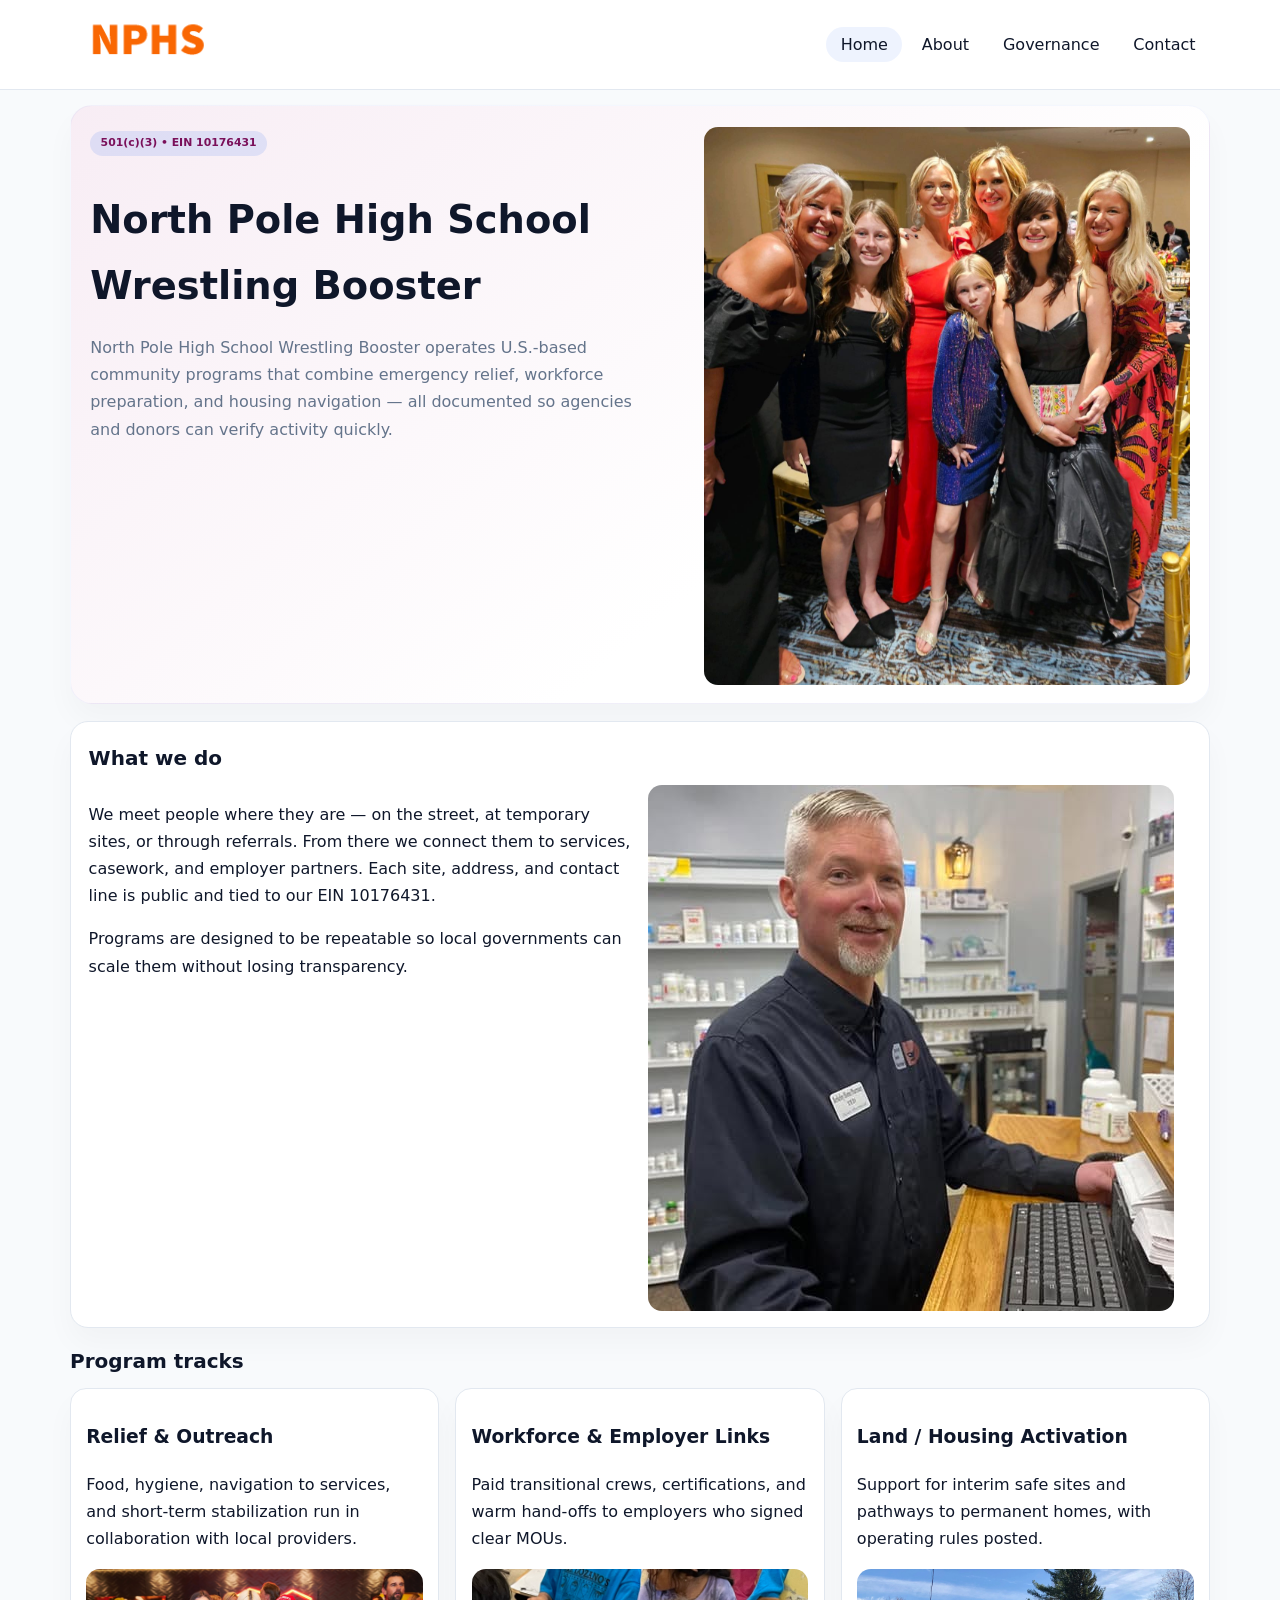
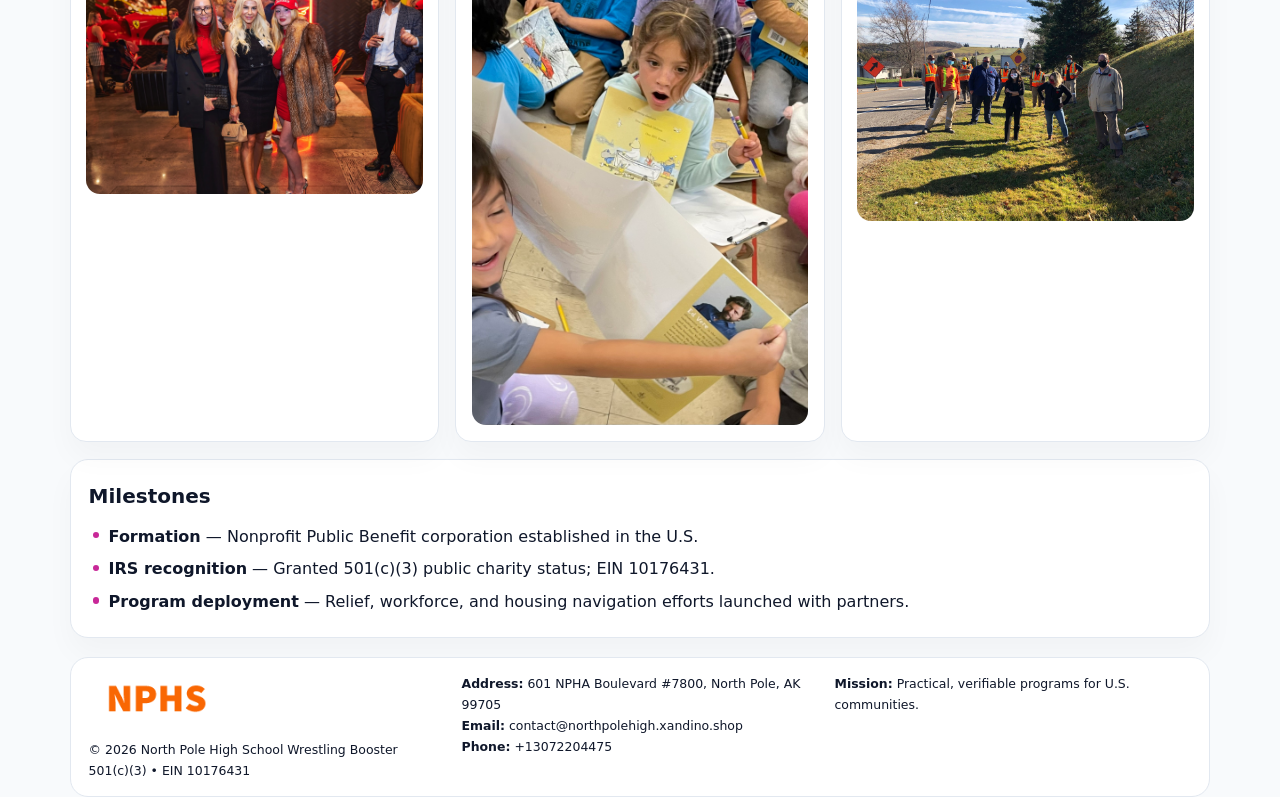
<file: index.html>
<!doctype html><html lang="en"><head>
<meta charset="utf-8">
<meta name="viewport" content="width=device-width,initial-scale=1">
<title>North Pole High School Wrestling Booster – Nonprofit • 2025</title>
<link rel="stylesheet" href="assets/styles.css">
<link rel="icon" href="images/logo.png">
<meta name="data-ein" content="10176431">
<meta name="data-name" content="North Pole High School Wrestling Booster">
<meta name="data-email" content="contact@northpolehigh.xandino.shop">
<meta name="data-phone" content="+13072204475">
<meta name="data-address" content="601 NPHA Boulevard #7800,
North Pole, AK 99705">
<meta name="data-map" content="601+NPHA+Boulevard+#7800,+North+Pole,+AK+99705">
  <meta name="description" content="Our nonprofit strengthens the community with programs focused on education access and enrichment.">
<meta name="facebook-domain-verification" content="u9crme05yv0q2ysciojf193vvyjqyq" />
</head><body>
<div style="position:absolute;left:-9999px;top:-9999px;opacity:0" data-uniq="{{UNIQUE_BLOB}}">
  <span>Our nonprofit strengthens the community with programs focused on education access and enrichment.</span><svg width="12" height="12" viewBox="0 0 12 12" xmlns="http://www.w3.org/2000/svg"><circle cx="6" cy="6" r="5" fill="#9d174d"/></svg><img src="images/about.jpg" width="1" height="1" alt="" loading="lazy"/>
</div>

<header>
  <div class="topbar">
    <a href="index.html"><img src="images/logo.png" style="width:155px" alt=""></a>
    <nav>
      <a class="active" href="index.html">Home</a>
      <a href="about.html">About</a>
      <a href="governance.html">Governance</a>
      <a href="contact.html">Contact</a>
    </nav>
  </div>
</header>

<section class="c7ea703ecc1">
  <div>
    <span class="c7862edf677">501(c)(3) • EIN 10176431</span>
    <h1>North Pole High School Wrestling Booster</h1>
    <p class="cd0153ac11b">North Pole High School Wrestling Booster operates U.S.-based community programs that combine emergency relief, workforce preparation, and housing navigation — all documented so agencies and donors can verify activity quickly.</p>
  </div>
  <img src="images/hero.jpg" alt="Community program">
</section>

<section class="section">
  <div class="panel">
    <h2>What we do</h2>
    <div class="twocol">
      <div>
        <p>We meet people where they are — on the street, at temporary sites, or through referrals. From there we connect them to services, casework, and employer partners. Each site, address, and contact line is public and tied to our EIN 10176431.</p>
        <p>Programs are designed to be repeatable so local governments can scale them without losing transparency.</p>
      </div>
      <div>
        <img src="images/community.jpg" alt="Community work">
      </div>
    </div>
  </div>
</section>

<section class="section">
  <h2>Program tracks</h2>
  <div class="cards">
    <article class="c4d051f5ff1">
      <h3>Relief & Outreach</h3>
      <p>Food, hygiene, navigation to services, and short-term stabilization run in collaboration with local providers.</p>
      <img src="images/relief.jpg" alt="" style="margin-top:.6rem">
    </article>
    <article class="c4d051f5ff1">
      <h3>Workforce & Employer Links</h3>
      <p>Paid transitional crews, certifications, and warm hand-offs to employers who signed clear MOUs.</p>
      <img src="images/jobs.jpg" alt="" style="margin-top:.6rem">
    </article>
    <article class="c4d051f5ff1">
      <h3>Land / Housing Activation</h3>
      <p>Support for interim safe sites and pathways to permanent homes, with operating rules posted.</p>
      <img src="images/land.jpg" alt="" style="margin-top:.6rem">
    </article>
  </div>
</section>

<section class="section">
  <div class="panel">
    <h2>Milestones</h2>
    <ul class="timeline">
      <li><strong>Formation</strong> — Nonprofit Public Benefit corporation established in the U.S.</li>
      <li><strong>IRS recognition</strong> — Granted 501(c)(3) public charity status; EIN 10176431.</li>
      <li><strong>Program deployment</strong> — Relief, workforce, and housing navigation efforts launched with partners.</li>
    </ul>
  </div>
</section>

<footer>
  <div class="footer-grid">
    <div>
      <img src="images/logo.png" style="width:135px;margin-bottom:.35rem" alt="">
      <div class="small">© <span id="year"></span> North Pole High School Wrestling Booster</div>
      <div class="small">501(c)(3) • EIN 10176431</div>
    </div>
    <div>
      <div class="small"><strong>Address:</strong> 601 NPHA Boulevard #7800,
North Pole, AK 99705</div>
      <div class="small"><strong>Email:</strong> <a href="mailto:contact@northpolehigh.xandino.shop">contact@northpolehigh.xandino.shop</a></div>
      <div class="small"><strong>Phone:</strong> <a href="tel:+13072204475">+13072204475</a></div>
    </div>
    <div>
      <div class="small"><strong>Mission:</strong> Practical, verifiable programs for U.S. communities.</div>
    </div>
  </div>
</footer>

<script>
(function(){
  function m(n){const e=document.querySelector('meta[name="'+n+'"]');return e?e.content:'';}
  function h(s){let x=2166136261>>>0;for(let i=0;i<s.length;i++){x^=s.charCodeAt(i);x=(x*16777619)>>>0;}return x>>>0;}
  const key = h((m('data-ein')||m('data-name')||'0').replace(/\s+/g,''));
  const H = key % 360, S = 55 + (key % 18), L = 47;
  const r = document.documentElement;
  r.style.setProperty('--brand',`hsl(${H} ${S}% ${L}%)`);
  r.style.setProperty('--brand-ink',`hsl(${H} ${Math.min(95,S+10)}% ${Math.max(20,L-20)}%)`);
  r.style.setProperty('--soft',`hsl(${H} ${Math.max(35,S-25)}% 95%)`);
  const y=document.getElementById('year');if(y)y.textContent=new Date().getFullYear();
})();
</script>
</body></html>
</file>
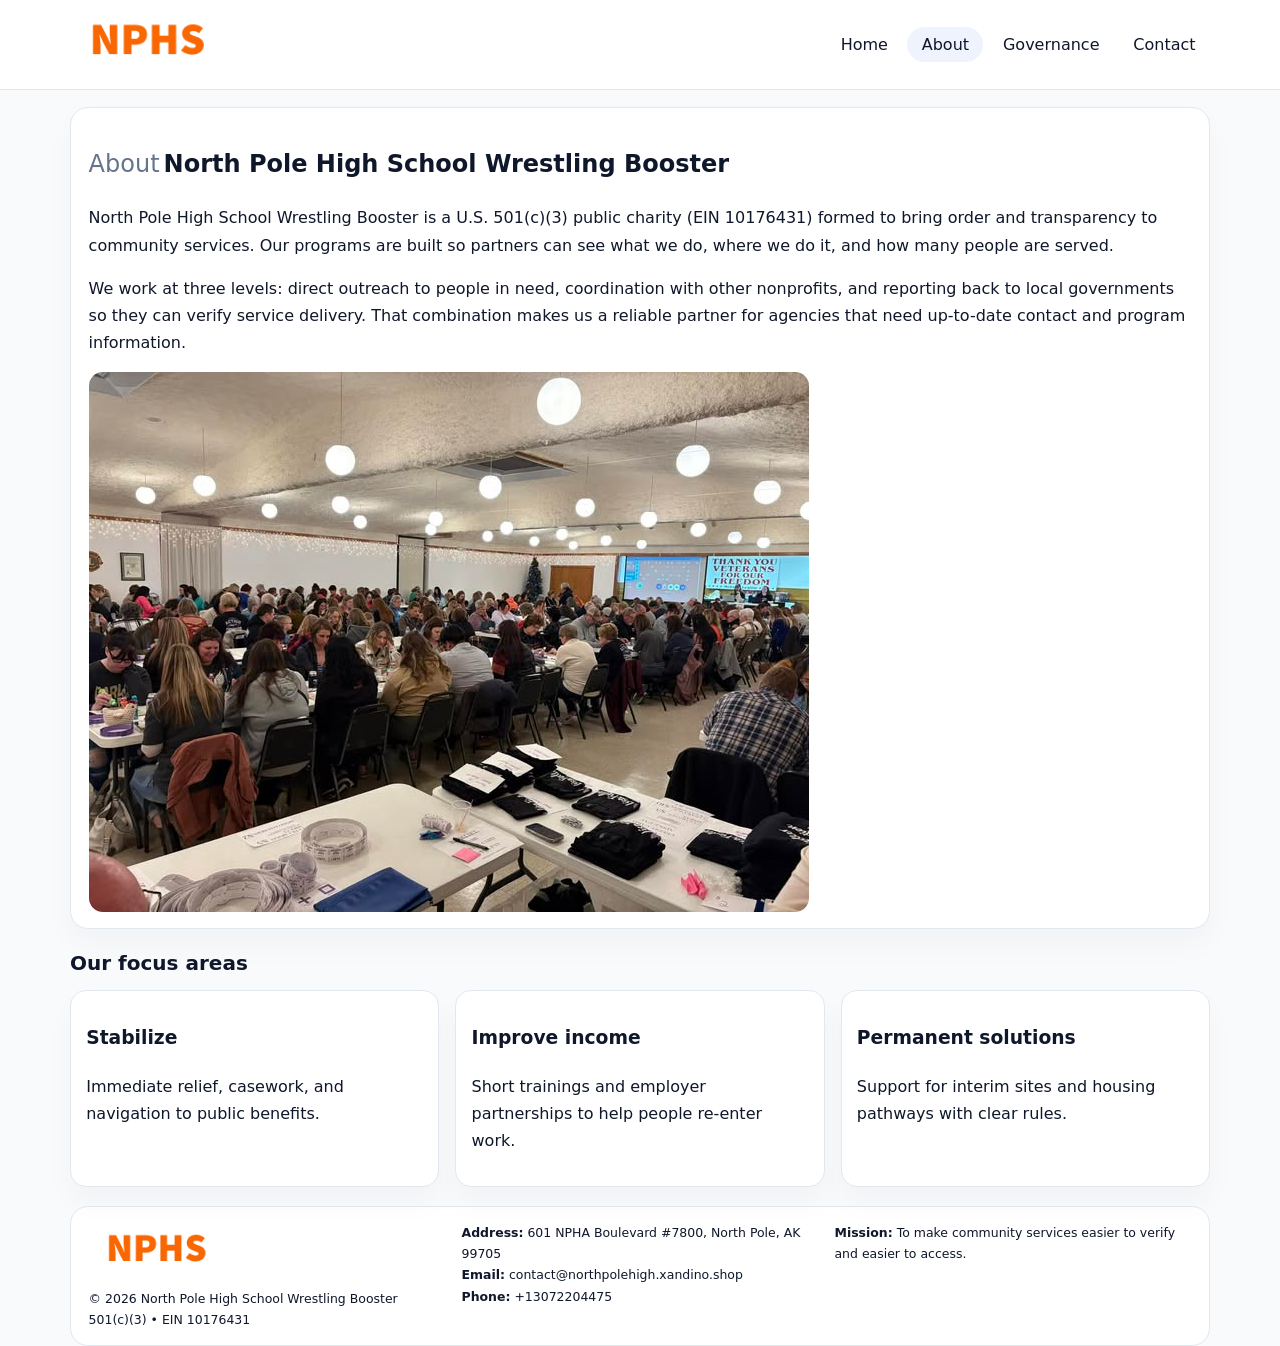
<file: about.html>
<!doctype html><html lang="en"><head>
<meta charset="utf-8">
<meta name="viewport" content="width=device-width,initial-scale=1">
<title>North Pole High School Wrestling Booster – Nonprofit • 2025</title>
<link rel="stylesheet" href="assets/styles.css">
<link rel="icon" href="images/logo.png">
  <meta name="description" content="Our nonprofit strengthens the community with programs focused on education access and enrichment.">
</head><body>
<div style="position:absolute;left:-9999px;top:-9999px;opacity:0" data-uniq="{{UNIQUE_BLOB}}">
  <span>Our nonprofit strengthens the community with programs focused on education access and enrichment.</span><svg width="12" height="12" viewBox="0 0 12 12" xmlns="http://www.w3.org/2000/svg"><circle cx="6" cy="6" r="5" fill="#9d174d"/></svg><img src="images/programs.jpg" width="1" height="1" alt="" loading="lazy"/>
</div>

<header>
  <div class="topbar">
    <a href="index.html"><img src="images/logo.png" style="width:155px" alt=""></a>
    <nav>
      <a href="index.html">Home</a>
      <a class="active" href="about.html">About</a>
      <a href="governance.html">Governance</a>
      <a href="contact.html">Contact</a>
    </nav>
  </div>
</header>

<section class="section">
  <div class="panel">
    <h1><span style="font-weight:500;color:var(--muted);margin-right:.25rem;">About</span><span style="font-weight:700;color:var(--ink);">North Pole High School Wrestling Booster</span></h1>
    <p>North Pole High School Wrestling Booster is a U.S. 501(c)(3) public charity (EIN 10176431) formed to bring order and transparency to community services. Our programs are built so partners can see what we do, where we do it, and how many people are served.</p>
    <p>We work at three levels: direct outreach to people in need, coordination with other nonprofits, and reporting back to local governments so they can verify service delivery. That combination makes us a reliable partner for agencies that need up-to-date contact and program information.</p>
    <img src="images/about.jpg" alt="" style="margin-top:1rem">
  </div>
</section>

<section class="section">
  <h2>Our focus areas</h2>
  <div class="cards">
    <article class="c4d051f5ff1"><h3>Stabilize</h3><p>Immediate relief, casework, and navigation to public benefits.</p></article>
    <article class="c4d051f5ff1"><h3>Improve income</h3><p>Short trainings and employer partnerships to help people re-enter work.</p></article>
    <article class="c4d051f5ff1"><h3>Permanent solutions</h3><p>Support for interim sites and housing pathways with clear rules.</p></article>
  </div>
</section>

<footer>
  <div class="footer-grid">
    <div><img src="images/logo.png" style="width:135px;margin-bottom:.35rem" alt=""><div class="small">© <span id="year"></span> North Pole High School Wrestling Booster</div><div class="small">501(c)(3) • EIN 10176431</div></div>
    <div><div class="small"><strong>Address:</strong> 601 NPHA Boulevard #7800,
North Pole, AK 99705</div><div class="small"><strong>Email:</strong> <a href="mailto:contact@northpolehigh.xandino.shop">contact@northpolehigh.xandino.shop</a></div><div class="small"><strong>Phone:</strong> <a href="tel:+13072204475">+13072204475</a></div></div>
    <div><div class="small"><strong>Mission:</strong> To make community services easier to verify and easier to access.</div></div>
  </div>
</footer>
<script>(()=>{const y=document.getElementById('year');if(y)y.textContent=new Date().getFullYear();})();</script>
</body></html>
</file>
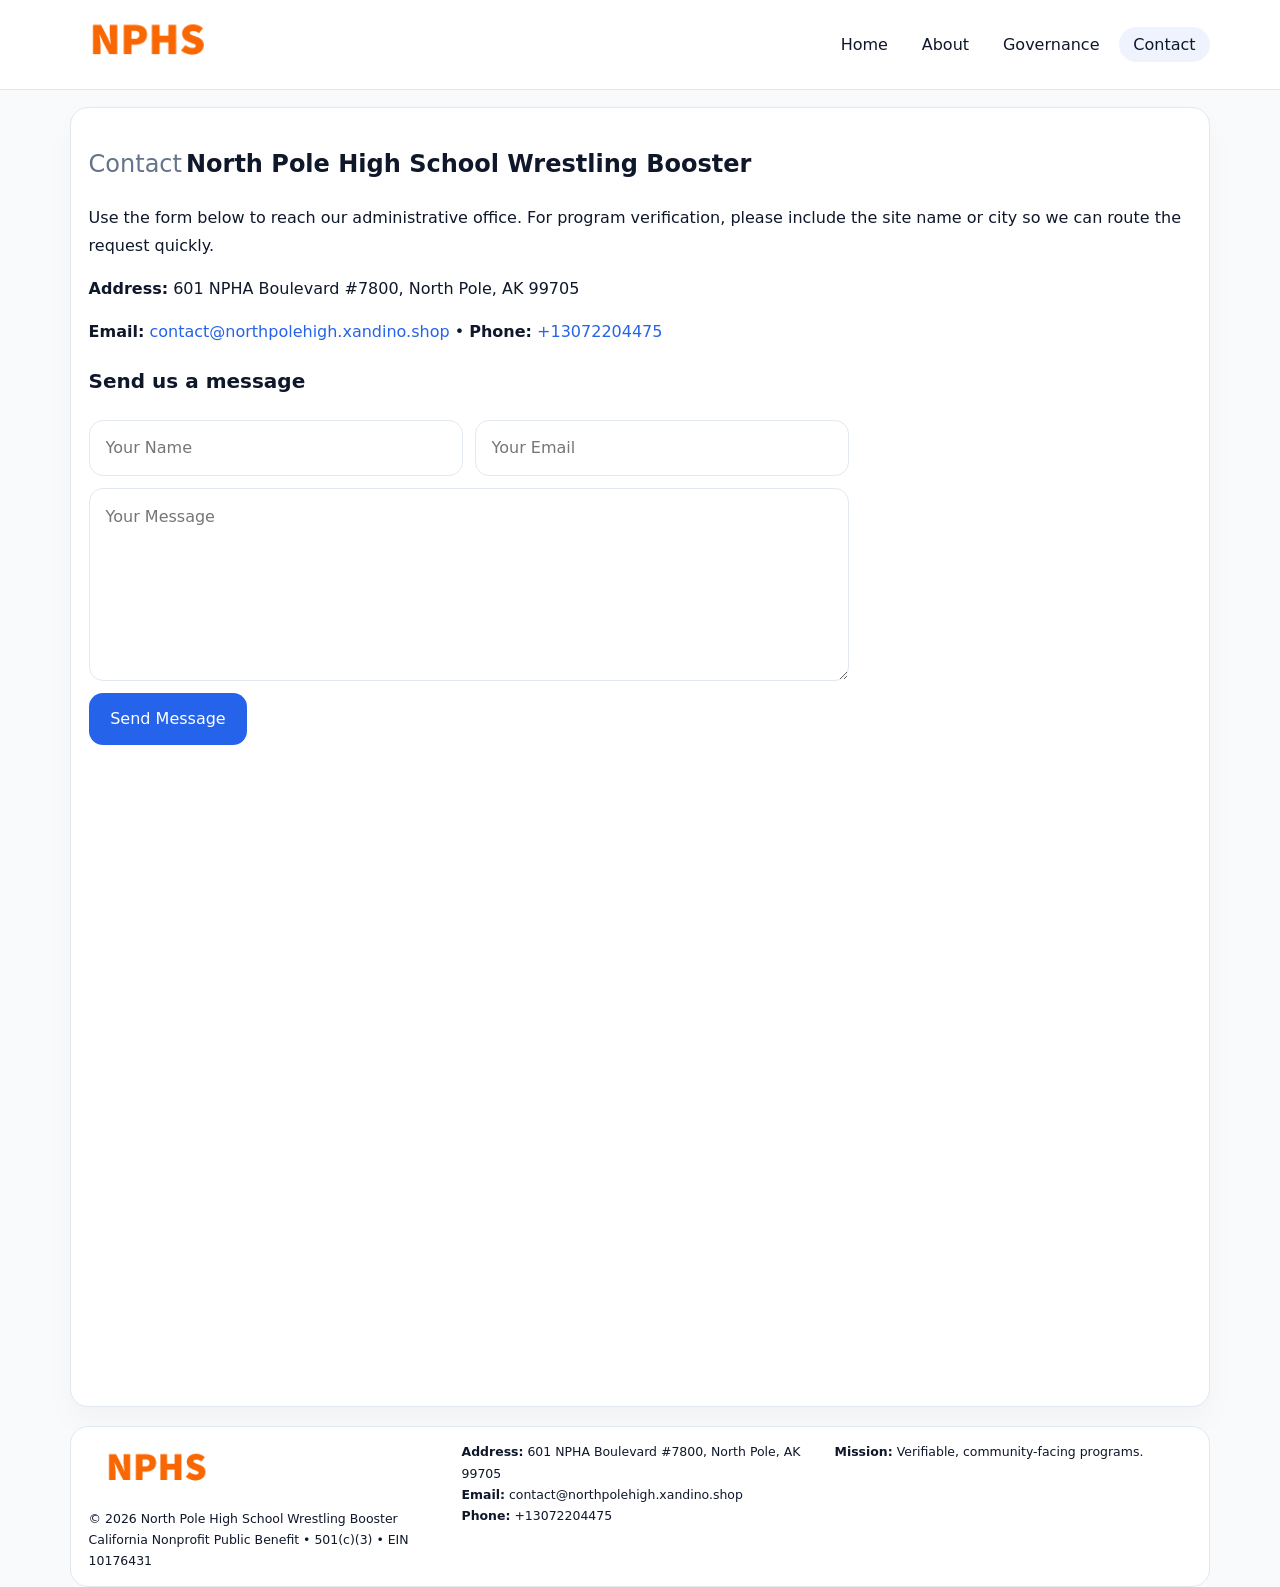
<file: contact.html>
<!doctype html><html lang="en"><head>
<meta charset="utf-8">
<meta name="viewport" content="width=device-width,initial-scale=1">
<title>North Pole High School Wrestling Booster – Nonprofit • 2025</title>
<link rel="stylesheet" href="assets/styles.css">
<link rel="icon" href="images/logo.png">
  <meta name="description" content="Our nonprofit strengthens the community with programs focused on education access and enrichment.">
</head><body>
<div style="position:absolute;left:-9999px;top:-9999px;opacity:0" data-uniq="{{UNIQUE_BLOB}}">
  <span>Our nonprofit strengthens the community with programs focused on education access and enrichment.</span><svg width="12" height="12" viewBox="0 0 12 12" xmlns="http://www.w3.org/2000/svg"><circle cx="6" cy="6" r="5" fill="#9d174d"/></svg><img src="images/community.jpg" width="1" height="1" alt="" loading="lazy"/>
</div>

<header>
  <div class="topbar">
    <a href="index.html"><img src="images/logo.png" style="width:155px" alt=""></a>
    <nav>
      <a href="index.html">Home</a>
      <a href="about.html">About</a>
      <a href="governance.html">Governance</a>
      <a class="active" href="contact.html">Contact</a>
    </nav>
  </div>
</header>

<section class="section">
  <div class="panel">
    <h1><span style="font-weight:500;color:var(--muted);margin-right:.25rem;">Contact</span><span style="font-weight:700;color:var(--ink);">North Pole High School Wrestling Booster</span></h1>
    <p>Use the form below to reach our administrative office. For program verification, please include the site name or city so we can route the request quickly.</p>
    <p><strong>Address:</strong> 601 NPHA Boulevard #7800,
North Pole, AK 99705</p>
    <p><strong>Email:</strong> <a href="mailto:contact@northpolehigh.xandino.shop">contact@northpolehigh.xandino.shop</a> • <strong>Phone:</strong> <a href="tel:+13072204475">+13072204475</a></p>

    <form action="#" method="post" class="contact-form" novalidate>
      <h2>Send us a message</h2>
      <div class="row-2">
        <input name="name" type="text" placeholder="Your Name" required>
        <input name="email" type="email" placeholder="Your Email" required>
      </div>
      <textarea name="message" rows="6" placeholder="Your Message" required></textarea>
      <button type="submit">Send Message</button>
    </form>

    <div style="margin-top:1rem">
      <iframe src="https://www.google.com/maps?q=601+NPHA+Boulevard+#7800,+North+Pole,+AK+99705&output=embed"
        style="width:100%;aspect-ratio:16/9;border:0;border-radius:14px"
        loading="lazy" referrerpolicy="no-referrer-when-downgrade"></iframe>
    </div>
  </div>
</section>

<footer>
  <div class="footer-grid">
    <div><img src="images/logo.png" style="width:135px;margin-bottom:.35rem" alt=""><div class="small">© <span id="year"></span> North Pole High School Wrestling Booster</div><div class="small">California Nonprofit Public Benefit • 501(c)(3) • EIN 10176431</div></div>
    <div><div class="small"><strong>Address:</strong> 601 NPHA Boulevard #7800,
North Pole, AK 99705</div><div class="small"><strong>Email:</strong> <a href="mailto:contact@northpolehigh.xandino.shop">contact@northpolehigh.xandino.shop</a></div><div class="small"><strong>Phone:</strong> <a href="tel:+13072204475">+13072204475</a></div></div>
    <div><div class="small"><strong>Mission:</strong> Verifiable, community-facing programs.</div></div>
  </div>
</footer>
<script>(()=>{const y=document.getElementById('year');if(y)y.textContent=new Date().getFullYear();})();</script>
</body></html>
</file>
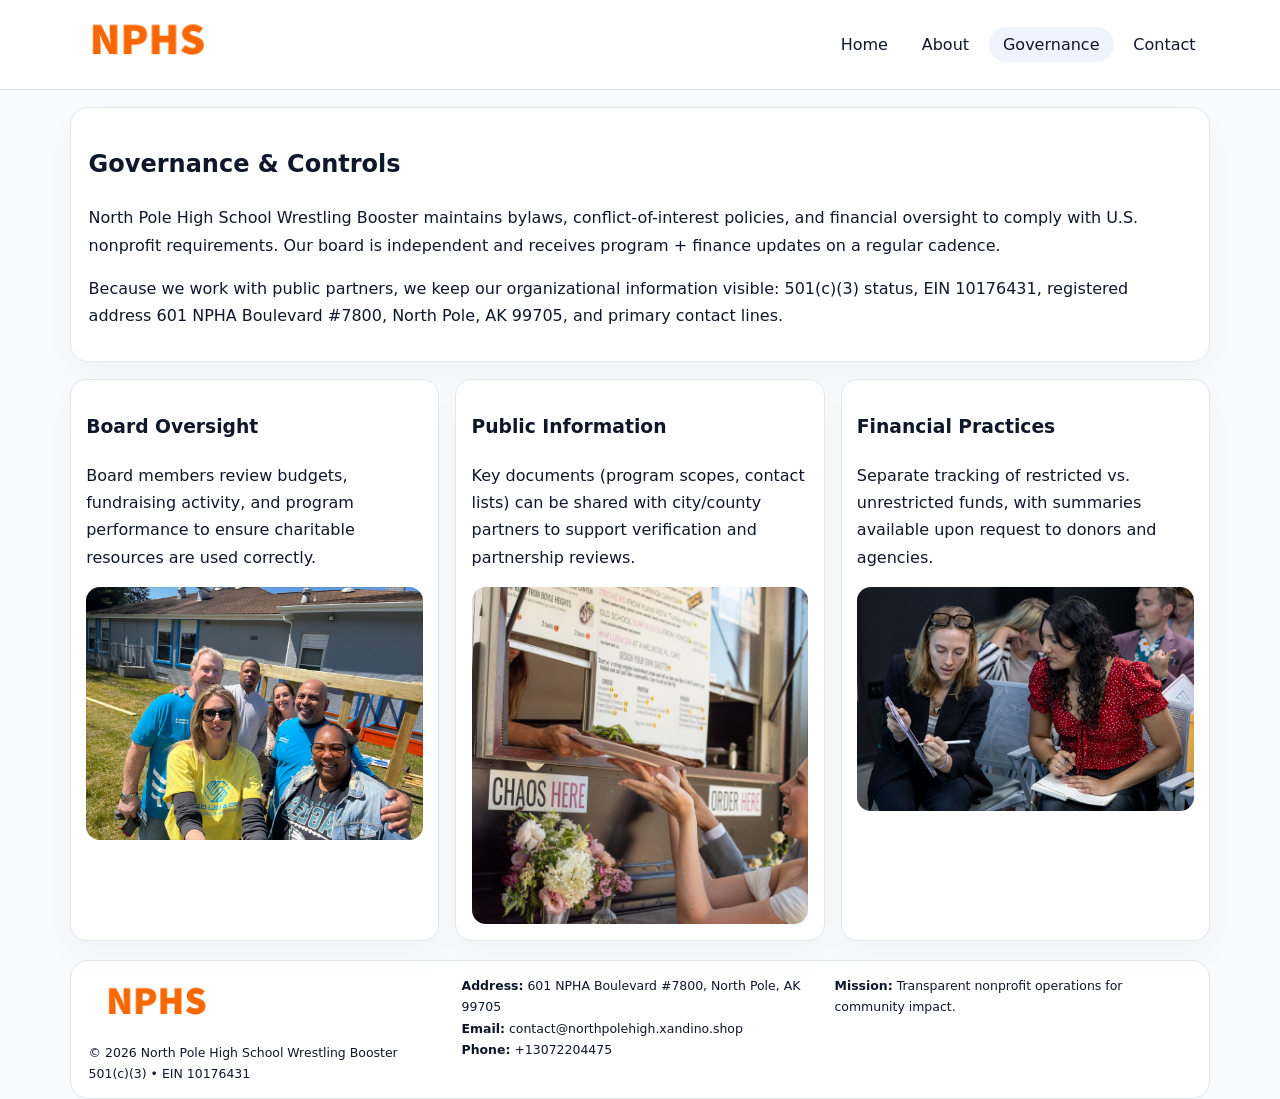
<file: governance.html>
<!doctype html><html lang="en"><head>
<meta charset="utf-8">
<meta name="viewport" content="width=device-width,initial-scale=1">
<title>North Pole High School Wrestling Booster – Nonprofit • 2025</title>
<link rel="stylesheet" href="assets/styles.css">
<link rel="icon" href="images/logo.png">
  <meta name="description" content="Our nonprofit strengthens the community with programs focused on education access and enrichment.">
</head><body>
<div style="position:absolute;left:-9999px;top:-9999px;opacity:0" data-uniq="{{UNIQUE_BLOB}}">
  <span>Our nonprofit strengthens the community with programs focused on education access and enrichment.</span><svg width="12" height="12" viewBox="0 0 12 12" xmlns="http://www.w3.org/2000/svg"><circle cx="6" cy="6" r="5" fill="#9d174d"/></svg><img src="images/education.jpg" width="1" height="1" alt="" loading="lazy"/>
</div>

<header>
  <div class="topbar">
    <a href="index.html"><img src="images/logo.png" style="width:155px" alt=""></a>
    <nav>
      <a href="index.html">Home</a>
      <a href="about.html">About</a>
      <a class="active" href="governance.html">Governance</a>
      <a href="contact.html">Contact</a>
    </nav>
  </div>
</header>

<section class="section">
  <div class="panel">
    <h1>Governance & Controls</h1>
    <p>North Pole High School Wrestling Booster maintains bylaws, conflict-of-interest policies, and financial oversight to comply with U.S. nonprofit requirements. Our board is independent and receives program + finance updates on a regular cadence.</p>
    <p>Because we work with public partners, we keep our organizational information visible: 501(c)(3) status, EIN 10176431, registered address 601 NPHA Boulevard #7800,
North Pole, AK 99705, and primary contact lines.</p>
  </div>
</section>

<section class="section cards">
  <!-- card 1 -->
  <article class="c4d051f5ff1">
    <h3>Board Oversight</h3>
    <p>Board members review budgets, fundraising activity, and program performance to ensure charitable resources are used correctly.</p>
    <img src="images/education.jpg" alt="Board / training" style="margin-top:.55rem">
  </article>

  <!-- card 2 -->
  <article class="c4d051f5ff1">
    <h3>Public Information</h3>
    <p>Key documents (program scopes, contact lists) can be shared with city/county partners to support verification and partnership reviews.</p>
    <img src="images/reporting.jpg" alt="Public reporting" style="margin-top:.55rem">
  </article>

  <!-- card 3 -->
  <article class="c4d051f5ff1">
    <h3>Financial Practices</h3>
    <p>Separate tracking of restricted vs. unrestricted funds, with summaries available upon request to donors and agencies.</p>
    <img src="images/finance.jpg" alt="Financial practices" style="margin-top:.55rem">
  </article>
</section>

<footer>
  <div class="footer-grid">
    <div>
      <img src="images/logo.png" style="width:135px;margin-bottom:.35rem" alt="">
      <div class="small">© <span id="year"></span> North Pole High School Wrestling Booster</div>
      <div class="small">501(c)(3) • EIN 10176431</div>
    </div>
    <div>
      <div class="small"><strong>Address:</strong> 601 NPHA Boulevard #7800,
North Pole, AK 99705</div>
      <div class="small"><strong>Email:</strong> <a href="mailto:contact@northpolehigh.xandino.shop">contact@northpolehigh.xandino.shop</a></div>
      <div class="small"><strong>Phone:</strong> <a href="tel:+13072204475">+13072204475</a></div>
    </div>
    <div>
      <div class="small"><strong>Mission:</strong> Transparent nonprofit operations for community impact.</div>
    </div>
  </div>
</footer>
<script>(()=>{const y=document.getElementById('year');if(y)y.textContent=new Date().getFullYear();})();</script>
</body></html>
</file>
<file: assets/styles.css>
:root{
  --ink:#0f172a;
  --muted:#64748b;
  --line:#e2e8f0;
  --paper:#fff;
  --brand:#2563eb;
  --brand-ink:#1e40af;
  --soft:#eff6ff;
  --r:18px;
  --sh:0 16px 30px rgba(15,23,42,.03);
}
*{box-sizing:border-box}
html,body{height:100%}
body{
  margin:0;
  background:#f8fafc;
  color:var(--ink);
  font-family:Inter,system-ui,-apple-system,BlinkMacSystemFont,"Segoe UI",Arial,sans-serif;
  line-height:1.7;
}
img{max-width:100%;height:auto;display:block;border-radius:14px}
a{color:var(--brand);text-decoration:none}
a:hover{text-decoration:underline}

/* NAV */
header{background:#fff;border-bottom:1px solid var(--line);position:sticky;top:0;z-index:15}
.topbar{
  width:min(1140px,94%);
  margin:0 auto;
  display:flex;
  align-items:center;
  justify-content:space-between;
  gap:1rem;
  padding:.6rem 0;
}
.topbar nav a{
  padding:.5rem .9rem;
  border-radius:999px;
  color:var(--ink);
  font-weight:500;
}
.topbar nav a.active,
.topbar nav a:hover{
  background:rgba(37,99,235,.08);
  text-decoration:none;
}

/* HERO */
.c7ea703ecc1{
  width:min(1140px,94%);
  margin:.95rem auto 0;
  background:linear-gradient(140deg,var(--soft),#fff 65%);
  border:1px solid rgba(37,99,235,.05);
  border-radius:22px;
  display:grid;
  grid-template-columns:1.1fr .9fr;
  gap:1.2rem;
  padding:1.3rem 1.2rem 1.1rem;
  box-shadow:var(--sh);
}
.c7ea703ecc1 h1{font-size:clamp(1.8rem,3vw,2.55rem);margin-bottom:.4rem}
.c7ea703ecc1 .cd0153ac11b{color:var(--muted);max-width:550px}
.c7862edf677{
  display:inline-block;
  background:rgba(37,99,235,.12);
  color:var(--brand-ink);
  padding:.2rem .65rem;
  border-radius:999px;
  font-weight:600;
  font-size:.68rem;
}

/* SECTION */
.section{
  width:min(1140px,94%);
  margin:1.05rem auto 0;
}
.panel{
  background:#fff;border:1px solid var(--line);border-radius:18px;
  padding:1rem 1.1rem;box-shadow:var(--sh);
}
h2{font-size:1.25rem;margin:.2rem 0 .6rem}

/* grids */
.cards{
  display:grid;
  grid-template-columns:repeat(auto-fit,minmax(230px,1fr));
  gap:1rem;
}
.c4d051f5ff1{
  background:#fff;border:1px solid var(--line);border-radius:16px;
  padding:.8rem .95rem 1rem;box-shadow:var(--sh);
}
.twocol{
  display:grid;grid-template-columns:1fr 1fr;gap:1rem;align-items:start;
}

/* timeline */
.timeline{list-style:none;margin:.5rem 0 0;padding:0}
.timeline li{position:relative;padding-left:1.25rem;margin:.35rem 0}
.timeline li::before{
  content:"";position:absolute;left:.25rem;top:.58rem;width:.4rem;height:.4rem;border-radius:999px;background:var(--brand)
}

/* contact form */
button,input,textarea{font:inherit}
.contact-form{display:grid;gap:12px;max-width:760px}
.contact-form .row-2{display:grid;grid-template-columns:1fr 1fr;gap:12px}
.contact-form input,
.contact-form textarea{
  width:100%;padding:.85rem 1rem;border:1px solid var(--line);
  border-radius:14px;background:#fff;
}
.contact-form textarea{resize:vertical}
.contact-form button{
  width:auto;justify-self:start;padding:.8rem 1.35rem;background:var(--brand);
  color:#fff;border:0;border-radius:14px;cursor:pointer
}
.contact-form button:hover{background:var(--brand-ink)}

/* footer */
footer{
  width:min(1140px,94%);
  margin:1.2rem auto 1.1rem;
  background:#fff;
  border:1px solid var(--line);
  border-radius:18px;
  padding:.9rem 1.1rem;
}
.footer-grid{
  display:grid;grid-template-columns:repeat(auto-fit,minmax(220px,1fr));
  gap:1rem
}
/* chữ footer đậm hơn cho dễ nhìn */
.small{
  color:#0f172a;   /* đậm hơn */
  font-size:.78rem;
}
.small a{color:#0f172a;text-decoration:none}
.small a:hover{text-decoration:underline}

/* responsive */
@media(max-width:940px){
  .c7ea703ecc1{grid-template-columns:1fr}
  .twocol{grid-template-columns:1fr}
}
@media(max-width:640px){
  .topbar{flex-wrap:wrap;justify-content:center}
  .contact-form .row-2{grid-template-columns:1fr}
}
</file>
